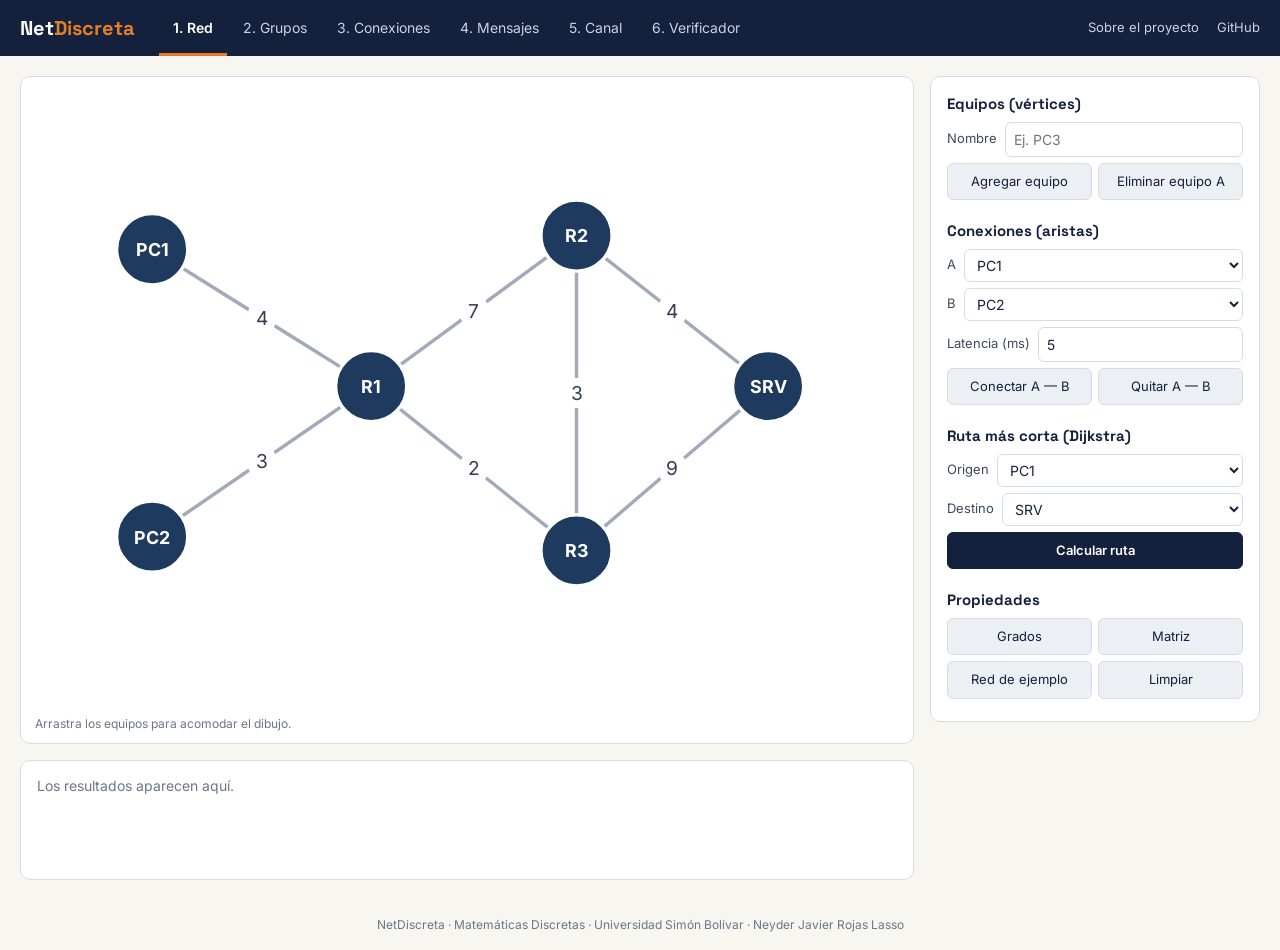
<file: docs/index.html>
<!DOCTYPE html>
<html lang="es">
<head>
<meta charset="UTF-8">
<meta name="viewport" content="width=device-width, initial-scale=1">
<title>NetDiscreta · Simulador</title>
<meta name="description" content="NetDiscreta: simulador de envío de mensajes en una red con Matemáticas Discretas. Funciona en el navegador.">
<link rel="preconnect" href="https://fonts.googleapis.com">
<link rel="preconnect" href="https://fonts.gstatic.com" crossorigin>
<link rel="stylesheet" href="https://fonts.googleapis.com/css2?family=Space+Grotesk:wght@500;700&family=Inter:wght@400;600&family=JetBrains+Mono:wght@400;600&display=swap">
<link rel="stylesheet" href="css/app.css">
<link rel="icon" href="data:image/svg+xml,%3Csvg xmlns=%22http://www.w3.org/2000/svg%22 viewBox=%220 0 32 32%22%3E%3Crect width=%2232%22 height=%2232%22 rx=%226%22 fill=%22%2314213D%22/%3E%3Ccircle cx=%229%22 cy=%2222%22 r=%224%22 fill=%22%23E67E22%22/%3E%3Ccircle cx=%2223%22 cy=%229%22 r=%224%22 fill=%22%23E67E22%22/%3E%3Cpath d=%22M9 22L23 9%22 stroke=%22%23F7F6F1%22 stroke-width=%222.5%22/%3E%3C/svg%3E">
</head>
<body>

<header class="barra">
  <a class="logo" href="index.html">Net<span>Discreta</span></a>
  <nav class="pestanas" role="tablist" aria-label="Módulos">
    <button role="tab" data-tab="red" aria-selected="true">1. Red</button>
    <button role="tab" data-tab="grupos">2. Grupos</button>
    <button role="tab" data-tab="conexiones">3. Conexiones</button>
    <button role="tab" data-tab="mensajes">4. Mensajes</button>
    <button role="tab" data-tab="canal">5. Canal</button>
    <button role="tab" data-tab="verificador">6. Verificador</button>
  </nav>
  <div class="enlaces">
    <a href="proyecto.html">Sobre el proyecto</a>
    <a href="https://github.com/NeyderJavier/NetDiscreta">GitHub</a>
  </div>
</header>

<main>

<!-- ================= 1. RED ================= -->
<section class="panel" id="tab-red" role="tabpanel">
  <div class="lienzo"><svg id="svg-red" viewBox="0 0 640 460" role="img" aria-label="Grafo de la red"></svg><p class="ayuda-lienzo">Arrastra los equipos para acomodar el dibujo.</p></div>
  <aside class="controles">
    <h3>Equipos (vértices)</h3>
    <label>Nombre <input id="red-nombre" maxlength="12" placeholder="Ej. PC3"></label>
    <div class="fila2"><button id="red-agregar">Agregar equipo</button><button id="red-eliminar">Eliminar equipo A</button></div>
    <h3>Conexiones (aristas)</h3>
    <label>A <select id="red-a"></select></label>
    <label>B <select id="red-b"></select></label>
    <label>Latencia (ms) <input id="red-peso" type="number" min="1" max="999" value="5"></label>
    <div class="fila2"><button id="red-conectar">Conectar A — B</button><button id="red-quitar">Quitar A — B</button></div>
    <h3>Ruta más corta (Dijkstra)</h3>
    <label>Origen <select id="red-origen"></select></label>
    <label>Destino <select id="red-destino"></select></label>
    <button id="red-ruta" class="principal">Calcular ruta</button>
    <h3>Propiedades</h3>
    <div class="fila2"><button id="red-grados">Grados</button><button id="red-matriz">Matriz</button></div>
    <div class="fila2"><button id="red-ejemplo">Red de ejemplo</button><button id="red-limpiar">Limpiar</button></div>
  </aside>
  <div class="salida" id="salida-red" aria-live="polite"></div>
</section>

<!-- ================= 2. GRUPOS ================= -->
<section class="panel" id="tab-grupos" role="tabpanel" hidden>
  <div class="lienzo"><svg id="svg-grupos" viewBox="0 0 600 400" role="img" aria-label="Diagrama de Venn"></svg></div>
  <aside class="controles">
    <h3>Crear o editar grupo</h3>
    <label>Nombre <input id="gr-nombre" maxlength="14" placeholder="Ej. Servidores"></label>
    <p class="mini">Elementos (marca los equipos):</p>
    <div class="checks" id="gr-elementos"></div>
    <div class="fila2"><button id="gr-guardar">Guardar grupo</button><button id="gr-eliminar">Eliminar grupo</button></div>
    <p class="mini">Grupos creados (clic para editar):</p>
    <ul class="lista-grupos" id="gr-lista"></ul>
    <h3>Operación entre conjuntos</h3>
    <label>A <select id="gr-a"></select></label>
    <label>B <select id="gr-b"></select></label>
    <label>Operación <select id="gr-op"></select></label>
    <button id="gr-ejemplo">Grupos de ejemplo</button>
  </aside>
  <div class="salida" id="salida-grupos" aria-live="polite"></div>
</section>

<!-- ================= 3. CONEXIONES ================= -->
<section class="panel" id="tab-conexiones" role="tabpanel" hidden>
  <div class="lienzo"><svg id="svg-conexiones" viewBox="0 0 600 420" role="img" aria-label="Producto cartesiano en el plano"></svg></div>
  <aside class="controles">
    <h3>Producto cartesiano A × B</h3>
    <label>A <select id="cx-a"></select></label>
    <label>B <select id="cx-b"></select></label>
    <div class="fila2"><button id="cx-generar" class="principal">Generar A × B</button><button id="cx-invertir">Ver B × A</button></div>
    <h3>Pares ordenados</h3>
    <div class="tabla-pares" id="cx-tabla"></div>
  </aside>
  <div class="salida" id="salida-conexiones" aria-live="polite"></div>
</section>

<!-- ================= 4. MENSAJES ================= -->
<section class="panel sin-lienzo" id="tab-mensajes" role="tabpanel" hidden>
  <aside class="controles">
    <h3>Alfabeto y mensaje</h3>
    <label>Alfabeto Σ <input id="ms-alfabeto" value="0, 1"></label>
    <label>Mensaje w <input id="ms-w" value="1011001"></label>
    <label>Otra cadena v <input id="ms-v" value="01"></label>
    <label>Potencia n <input id="ms-pot" type="number" min="0" max="6" value="2"></label>
    <button id="ms-analizar" class="principal">Analizar w</button>
    <h3>Validar contra un lenguaje L</h3>
    <label>Lenguaje
      <select id="ms-lenguaje">
        <option value="longitud">Longitud fija</option>
        <option value="paridad">Paridad par</option>
        <option value="cabecera">Cabecera y cola</option>
        <option value="palindromo">Palíndromos</option>
      </select>
    </label>
    <div id="ms-param-longitud"><label>n = <input id="ms-long" type="number" min="0" max="64" value="8"></label></div>
    <div id="ms-param-cabecera" hidden><div class="fila2"><label>Empieza con <input id="ms-cab" value="10"></label><label>Termina con <input id="ms-cola" value="01"></label></div></div>
    <div class="fila2"><button id="ms-validar">Validar w ∈ L</button><button id="ms-usar">Usar como mensaje</button></div>
    <p class="veredicto" id="ms-veredicto" hidden></p>
    <h3>Generar Σⁿ</h3>
    <label>n = <input id="ms-n" type="number" min="0" max="12" value="3"></label>
    <label class="check"><input type="checkbox" id="ms-solo-l"> Solo las que pertenecen a L</label>
    <button id="ms-sigma">Generar Σⁿ</button>
  </aside>
  <div class="salida grande" id="salida-mensajes" aria-live="polite"></div>
</section>

<!-- ================= 5. CANAL ================= -->
<section class="panel" id="tab-canal" role="tabpanel" hidden>
  <div class="lienzo"><svg id="svg-canal" viewBox="0 0 640 300" role="img" aria-label="Distribución binomial"></svg></div>
  <aside class="controles">
    <h3>Canal</h3>
    <p class="mini" id="cn-trama"></p>
    <label>n (bits) <input id="cn-n" type="number" min="1" max="60" value="8"></label>
    <label>p (error por bit) <input id="cn-p" type="number" min="0" max="1" step="0.01" value="0.05"></label>
    <button id="cn-usar-trama">n = tamaño de la trama</button>
    <h3>Evento</h3>
    <label>Evento <select id="cn-evento"></select></label>
    <label>k = <input id="cn-k" type="number" min="0" max="60" value="1"></label>
    <button id="cn-omega">Ver espacio muestral Ω</button>
    <h3>Simulación</h3>
    <label>N envíos <input id="cn-envios" type="number" min="10" max="1000000" step="100" value="1000"></label>
    <button id="cn-simular">Simular N envíos</button>
    <h3>Enviar el mensaje</h3>
    <button id="cn-enviar" class="principal">Enviar trama una vez</button>
  </aside>
  <div class="salida" id="salida-canal" aria-live="polite"></div>
</section>

<!-- ================= 6. VERIFICADOR ================= -->
<section class="panel" id="tab-verificador" role="tabpanel" hidden>
  <div class="lienzo"><svg id="svg-verificador" viewBox="0 0 640 320" role="img" aria-label="Circuito de paridad"></svg></div>
  <aside class="controles">
    <h3>Bit de paridad (XOR)</h3>
    <label>Mensaje w <input id="vf-mensaje"></label>
    <button id="vf-paridad">Calcular P</button>
    <label>Recibida r <input id="vf-recibida"></label>
    <div class="fila2"><button id="vf-traer">Traer del Canal</button><button id="vf-verificar" class="principal">Verificar r</button></div>
    <p class="veredicto" id="vf-resultado" hidden></p>
    <div class="radios">Circuito:
      <label class="check"><input type="radio" name="vf-modo" value="emisor" checked> Emisor (P)</label>
      <label class="check"><input type="radio" name="vf-modo" value="receptor"> Receptor (S)</label>
    </div>
    <h3>Álgebra de Boole</h3>
    <label>Ejemplo <select id="vf-ley"></select></label>
    <label>Expresión 1 <input id="vf-e1"></label>
    <label>Expresión 2 <input id="vf-e2"></label>
    <div class="fila2"><button id="vf-tabla">Tabla de verdad</button><button id="vf-equiv">¿Equivalentes?</button></div>
    <p class="mini">Operadores: A' (NOT) · AB o A·B (AND) · A+B (OR) · A⊕B o A^B (XOR) · paréntesis</p>
  </aside>
  <div class="salida" id="salida-verificador" aria-live="polite"></div>
</section>

</main>

<div class="aviso" id="aviso" role="alert" hidden></div>

<footer class="pie">NetDiscreta · Matemáticas Discretas · Universidad Simón Bolívar · Neyder Javier Rojas Lasso</footer>

<script type="module" src="js/app.js"></script>
</body>
</html>
</file>
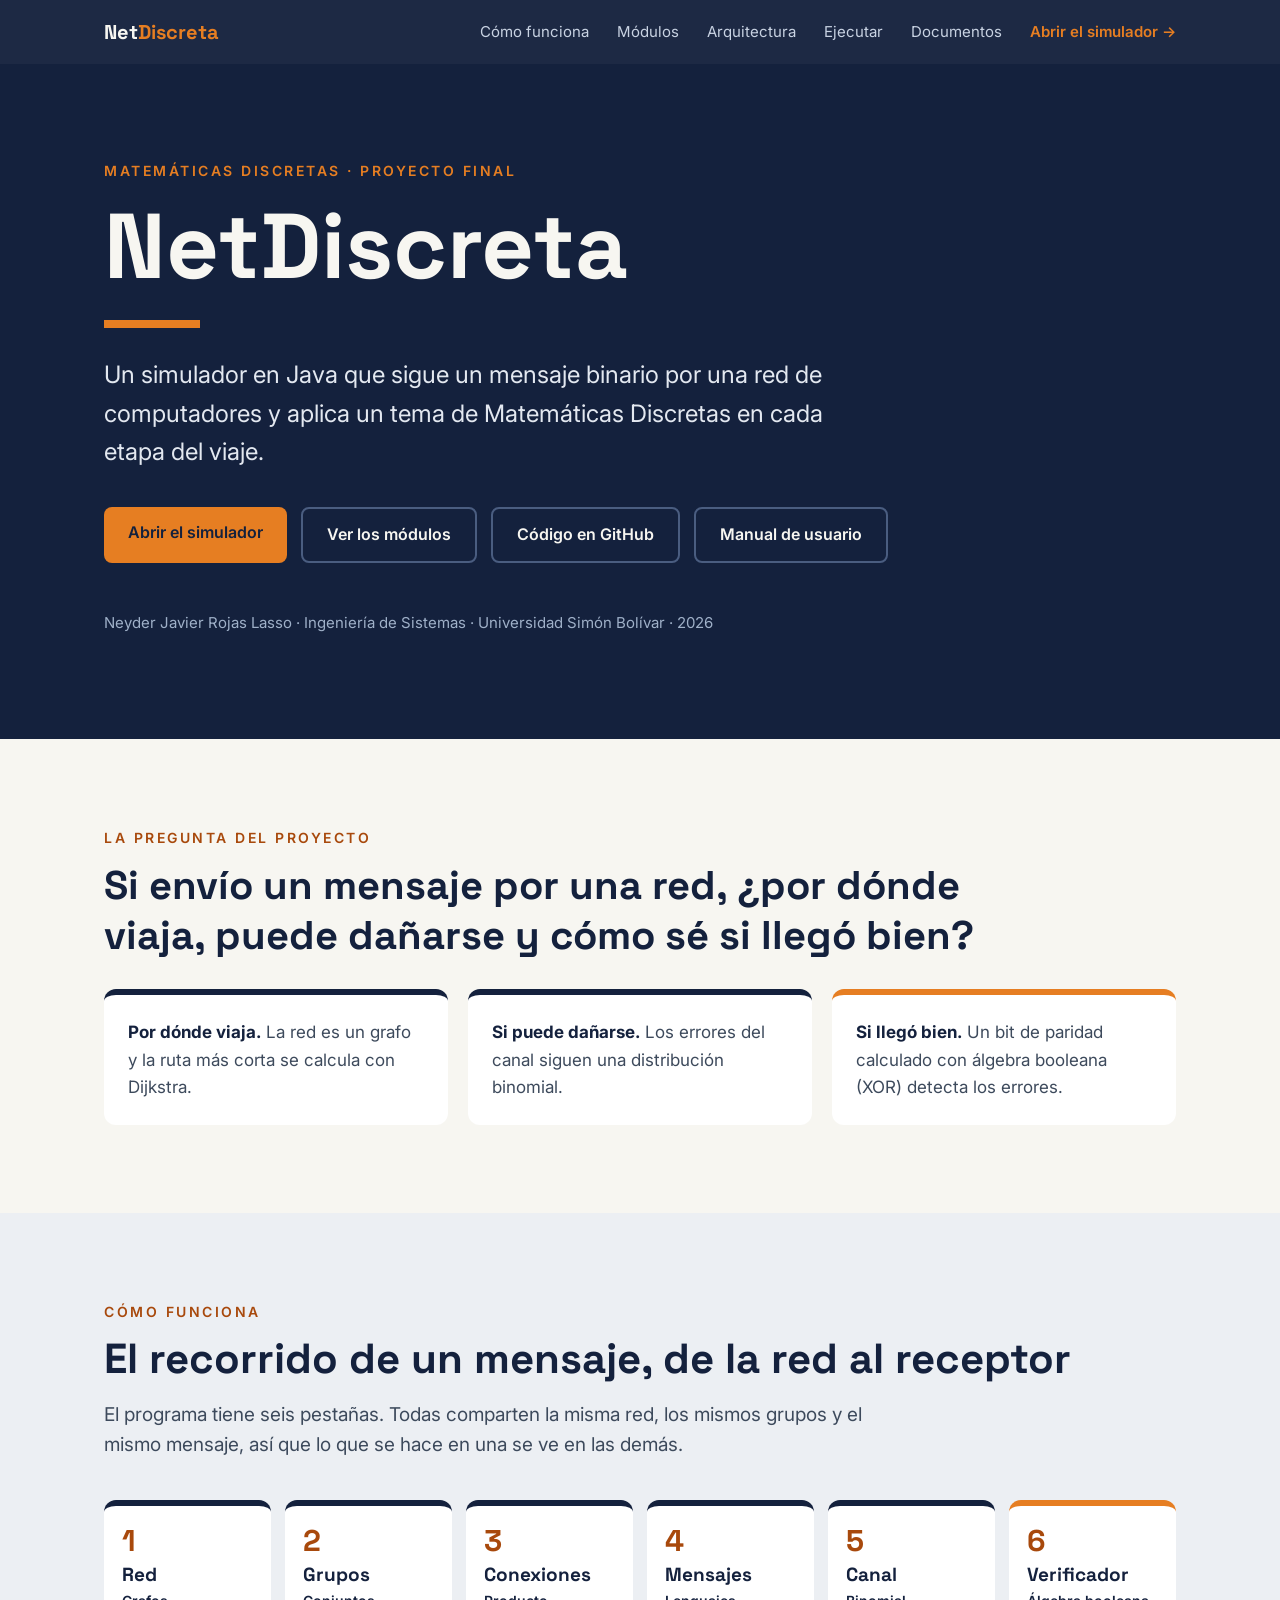
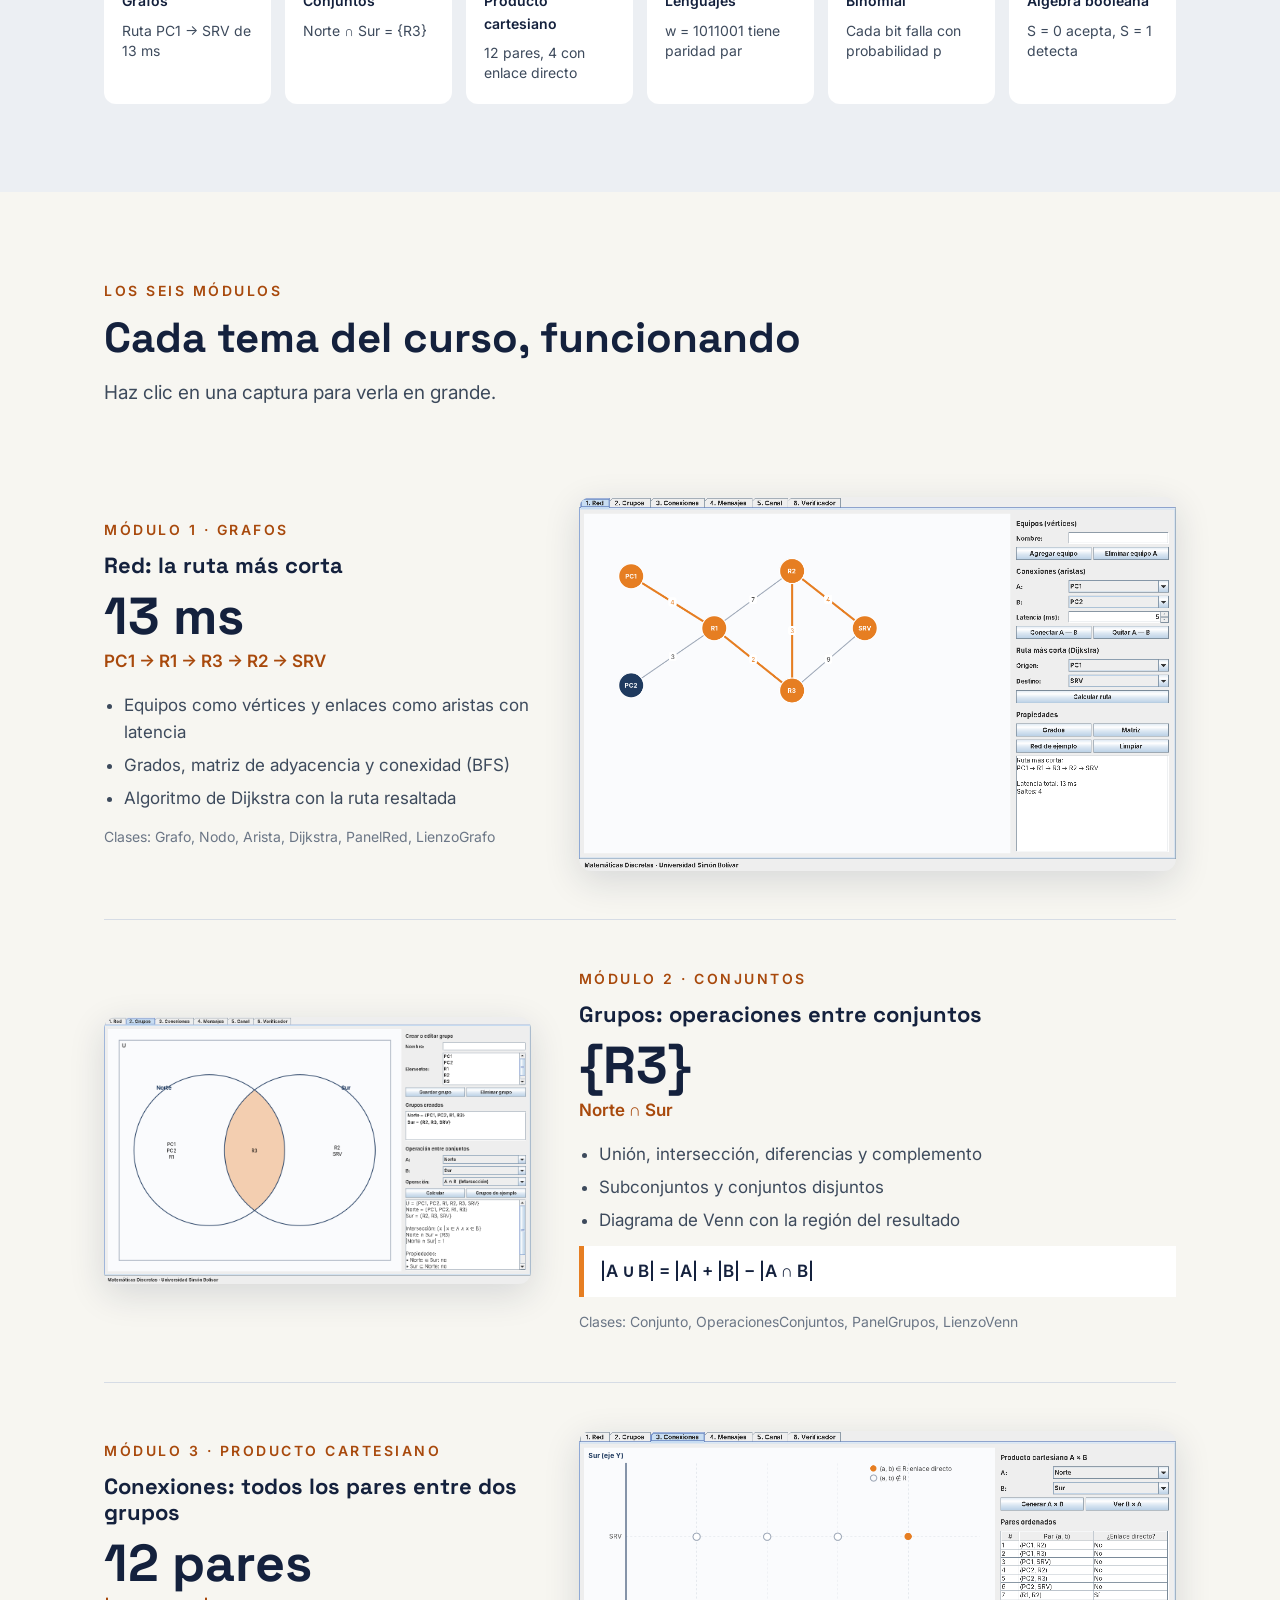
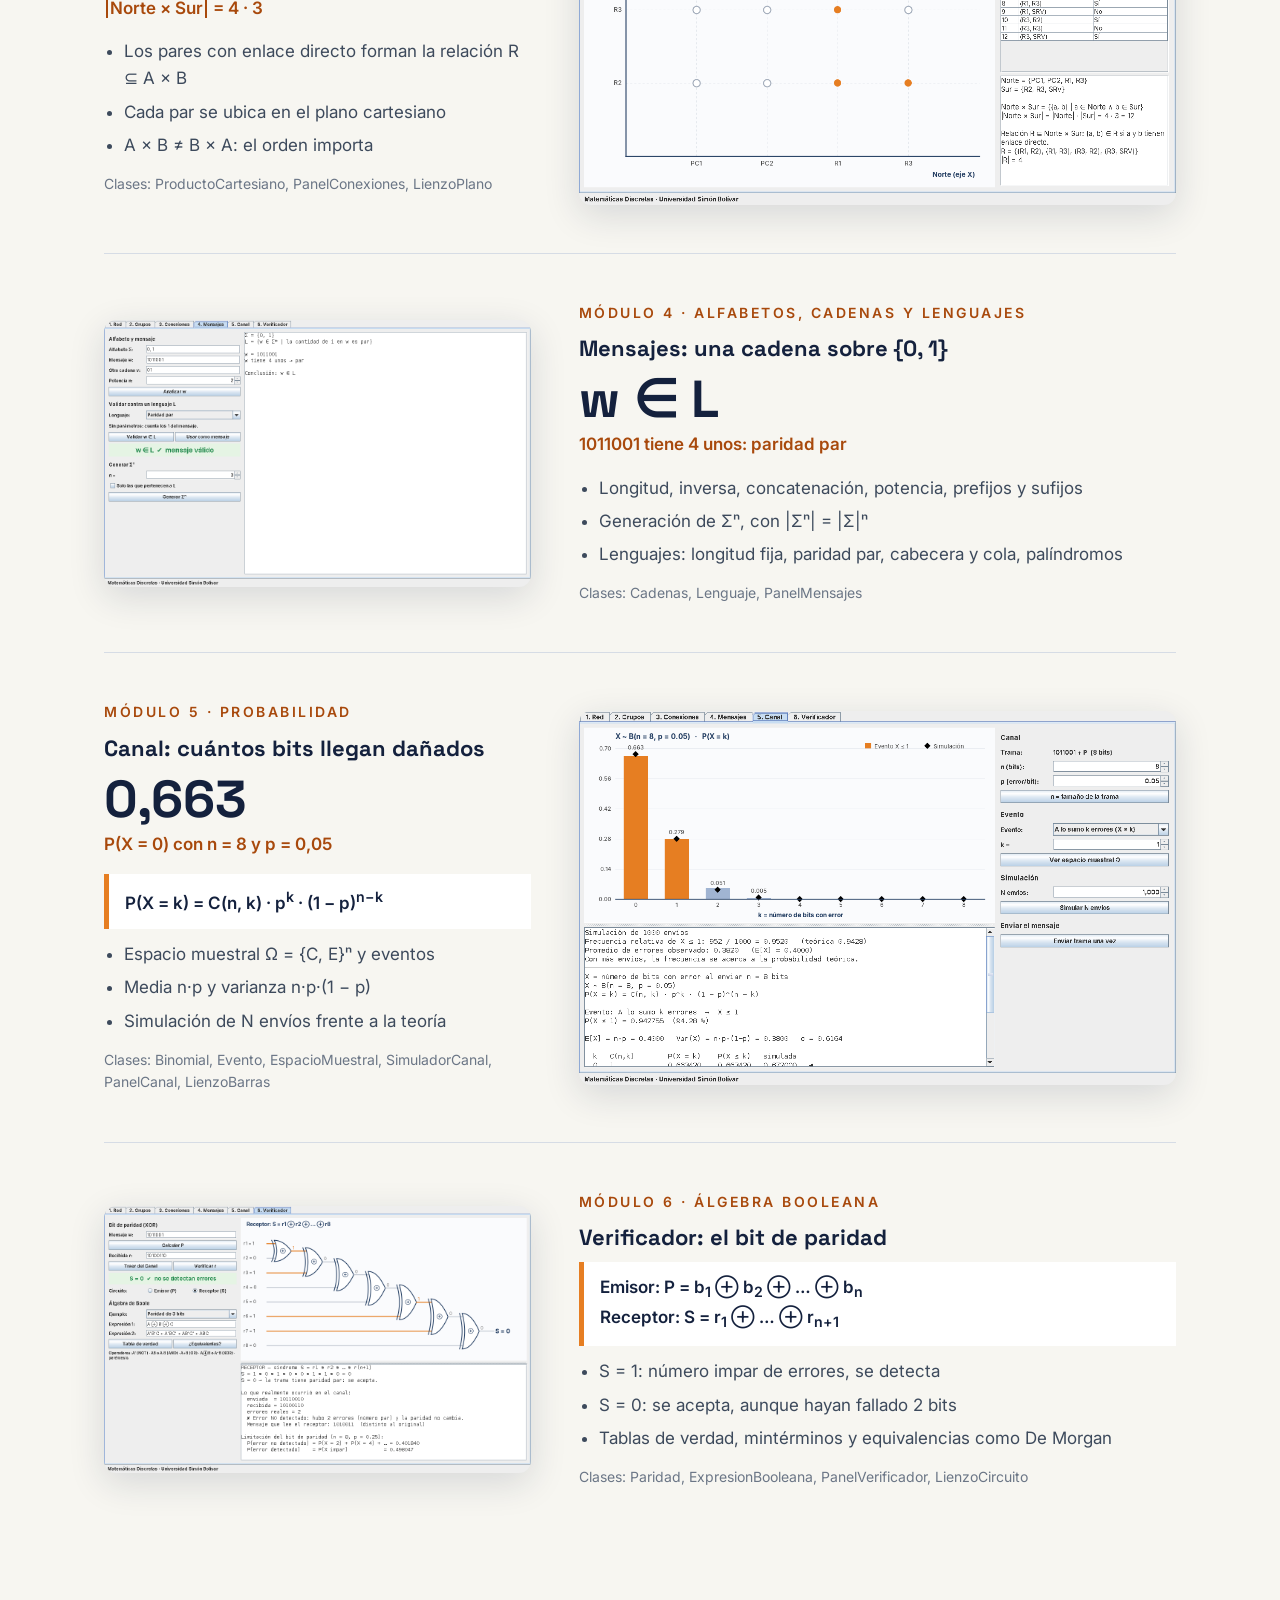
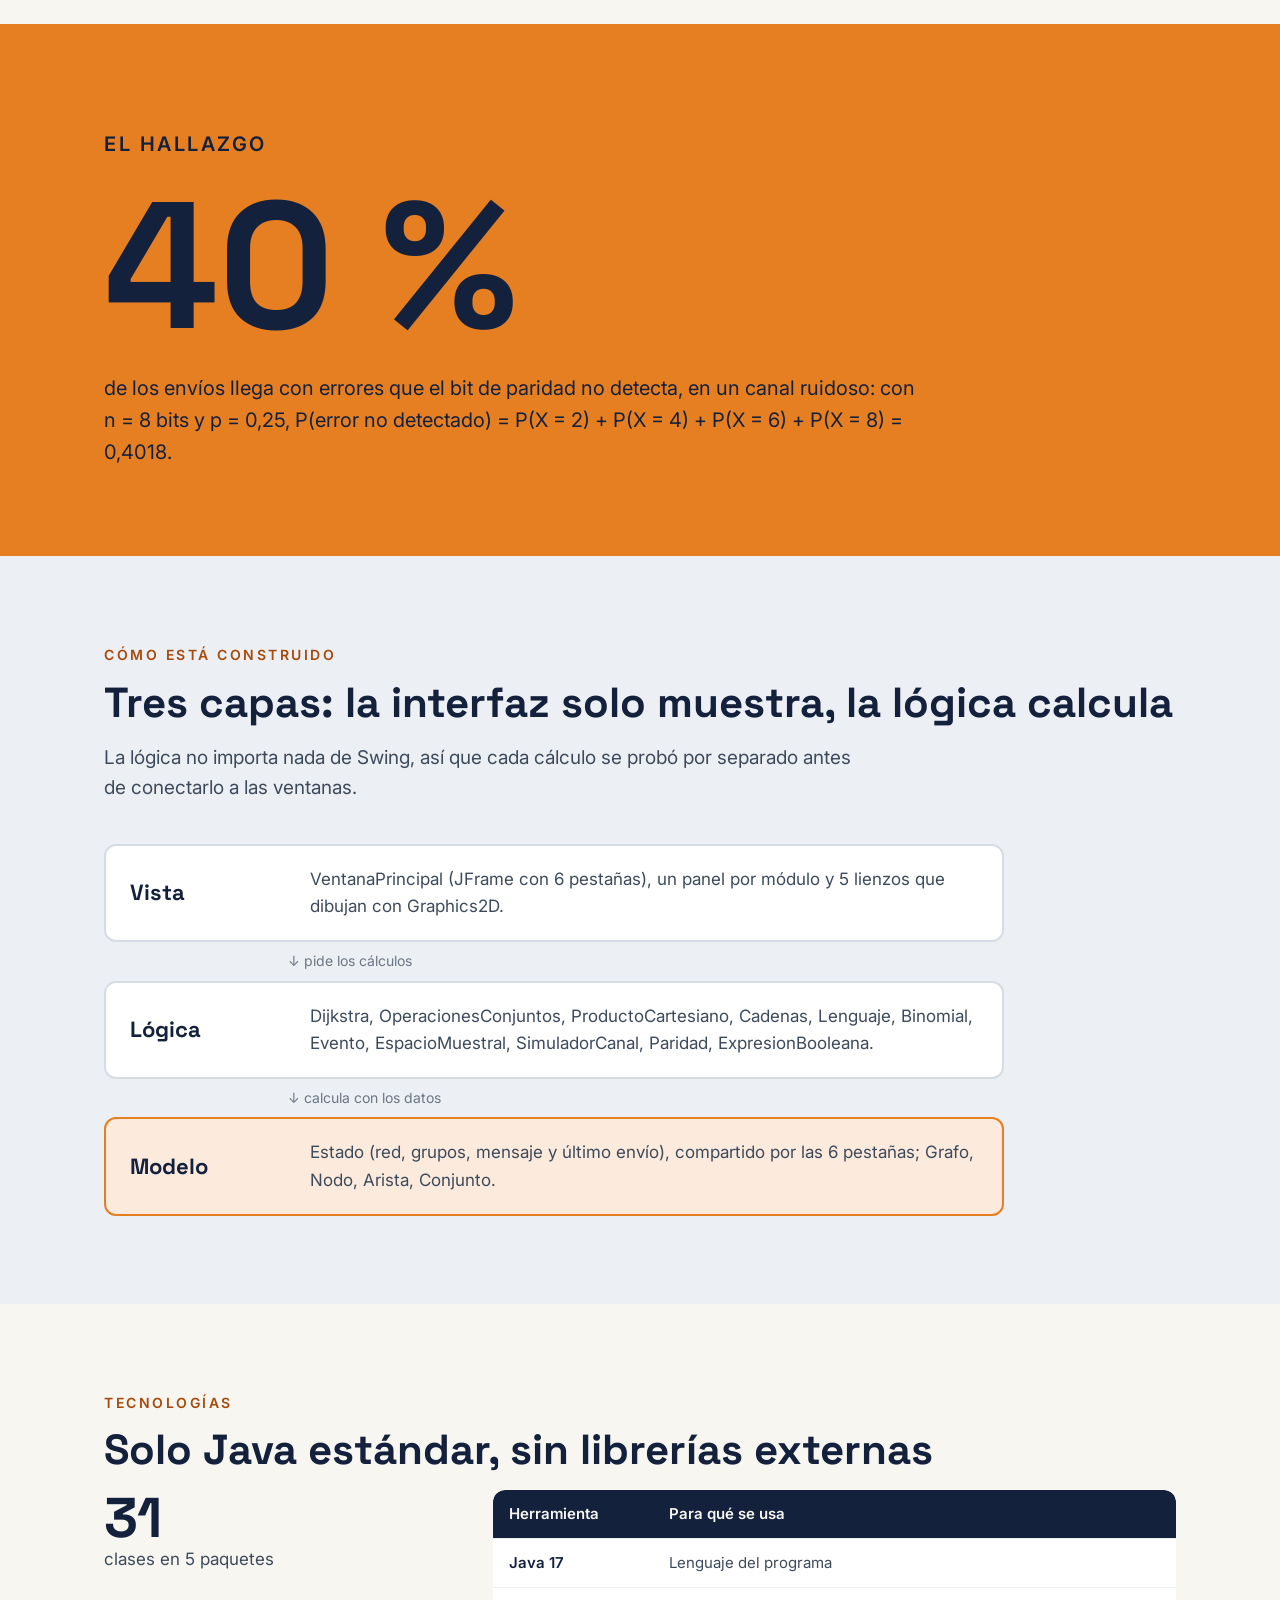
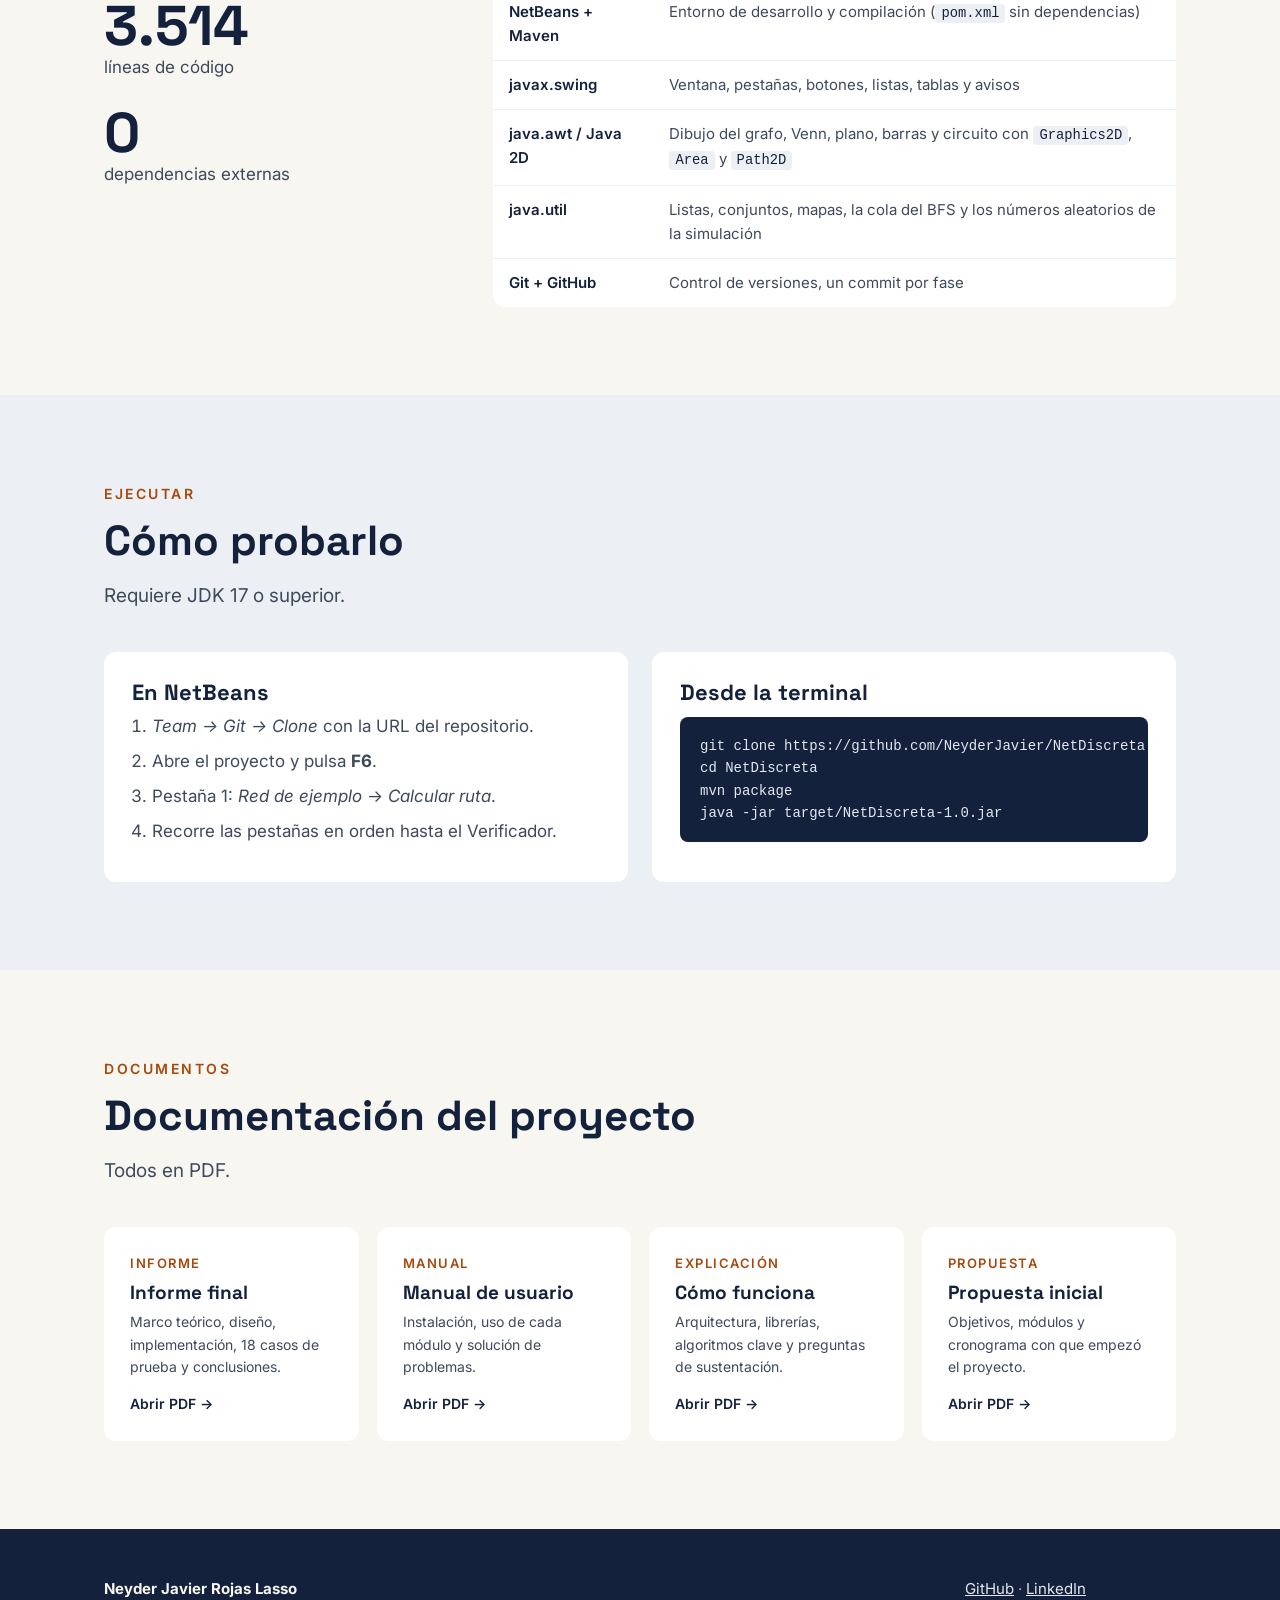
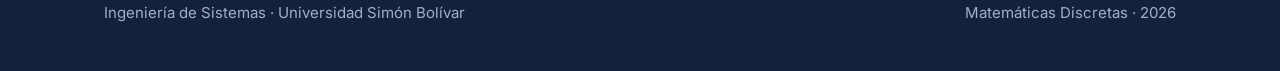
<file: docs/proyecto.html>
<!DOCTYPE html>
<html lang="es">
<head>
<meta charset="UTF-8">
<meta name="viewport" content="width=device-width, initial-scale=1">
<title>NetDiscreta · Simulador de envío de mensajes en una red</title>
<meta name="description" content="NetDiscreta: simulador en Java que sigue un mensaje por una red y aplica un tema de Matemáticas Discretas en cada etapa.">
<link rel="preconnect" href="https://fonts.googleapis.com">
<link rel="preconnect" href="https://fonts.gstatic.com" crossorigin>
<link rel="stylesheet" href="https://fonts.googleapis.com/css2?family=Space+Grotesk:wght@500;700&family=Inter:wght@400;600&display=swap">
<style>
  :root {
    --navy: #14213D;
    --navy-2: #1F3A5F;
    --paper: #F7F6F1;
    --paper-2: #ECEFF3;
    --naranja: #E67E22;
    --naranja-texto: #A8490C;
    --texto: #3D4A5C;
    --suave: #6B7686;
    --borde: #D6DCE5;
    --ancho: 1120px;
  }
  * { box-sizing: border-box; margin: 0; padding: 0; }
  html { scroll-behavior: smooth; }
  body { font-family: 'Inter', Arial, sans-serif; color: var(--texto); background: var(--paper); line-height: 1.6; font-size: 17px; }
  h1, h2, h3 { font-family: 'Space Grotesk', Arial, sans-serif; color: var(--navy); line-height: 1.15; }
  h2 { font-size: clamp(28px, 4vw, 42px); margin-bottom: 16px; }
  h3 { font-size: 22px; margin-bottom: 8px; }
  a { color: var(--naranja-texto); }
  img { max-width: 100%; display: block; }
  code { font-family: 'JetBrains Mono', Consolas, monospace; font-size: 0.92em; background: var(--paper-2); padding: 2px 6px; border-radius: 4px; color: var(--navy); }
  .contenedor { max-width: var(--ancho); margin: 0 auto; padding: 0 24px; }
  section { padding: 88px 0; }
  .eyebrow { font-size: 14px; font-weight: 600; letter-spacing: 2.5px; text-transform: uppercase; color: var(--naranja-texto); margin-bottom: 12px; }
  .intro { font-size: 19px; max-width: 760px; margin-bottom: 40px; }

  /* ---- Navegación ---- */
  nav { position: sticky; top: 0; z-index: 10; background: rgba(20, 33, 61, 0.96); backdrop-filter: blur(6px); }
  nav .contenedor { display: flex; align-items: center; justify-content: space-between; height: 64px; }
  .logo { font-family: 'Space Grotesk', Arial, sans-serif; font-weight: 700; font-size: 20px; color: var(--paper); text-decoration: none; }
  .logo span { color: var(--naranja); }
  nav ul { list-style: none; display: flex; gap: 28px; }
  nav ul a { color: #C9D3E3; text-decoration: none; font-size: 15px; }
  nav ul a:hover { color: #FFFFFF; }

  /* ---- Portada ---- */
  .hero { background: var(--navy); color: #C9D3E3; padding: 96px 0 104px; }
  .hero h1 { color: var(--paper); font-size: clamp(48px, 8vw, 92px); margin-bottom: 20px; }
  .hero .barra { width: 96px; height: 8px; background: var(--naranja); margin-bottom: 28px; }
  .hero p.lema { font-size: clamp(19px, 2.4vw, 24px); max-width: 760px; color: #E3E8F0; margin-bottom: 36px; }
  .botones { display: flex; flex-wrap: wrap; gap: 14px; }
  .boton { display: inline-block; padding: 13px 24px; border-radius: 8px; font-weight: 600; text-decoration: none; font-size: 16px; }
  .boton.principal { background: var(--naranja); color: var(--navy); }
  .boton.principal:hover { background: #F0913A; }
  .boton.secundario { border: 2px solid #4A5D80; color: var(--paper); }
  .boton.secundario:hover { border-color: var(--paper); }
  .hero .meta { margin-top: 48px; font-size: 15px; color: #9FB0C8; }

  /* ---- Pregunta ---- */
  .pregunta { font-family: 'Space Grotesk', Arial, sans-serif; font-size: clamp(26px, 3.6vw, 40px); color: var(--navy); line-height: 1.25; max-width: 900px; margin-bottom: 28px; font-weight: 700; }
  .respuestas { display: grid; grid-template-columns: repeat(3, 1fr); gap: 20px; }
  .respuesta { background: #FFFFFF; border-radius: 12px; padding: 24px; border-top: 6px solid var(--navy); }
  .respuesta.acento { border-top-color: var(--naranja); }
  .respuesta b { color: var(--navy); }

  /* ---- Recorrido ---- */
  .fondo-alterno { background: var(--paper-2); }
  .pasos { list-style: none; display: grid; grid-template-columns: repeat(6, 1fr); gap: 14px; counter-reset: paso; }
  .pasos li { background: #FFFFFF; border-radius: 12px; padding: 20px 18px; border-top: 6px solid var(--navy); }
  .pasos li:last-child { border-top-color: var(--naranja); }
  .pasos .n { font-family: 'Space Grotesk', Arial, sans-serif; font-size: 30px; font-weight: 700; color: var(--naranja-texto); line-height: 1; margin-bottom: 8px; }
  .pasos h3 { font-size: 19px; margin-bottom: 4px; }
  .pasos .tema { font-size: 14px; font-weight: 600; color: var(--navy); margin-bottom: 8px; }
  .pasos .que { font-size: 14px; line-height: 1.45; }

  /* ---- Módulos ---- */
  .modulo { display: grid; grid-template-columns: 5fr 7fr; gap: 48px; align-items: center; padding: 48px 0; border-bottom: 1px solid var(--borde); }
  .modulo:last-child { border-bottom: none; }
  .modulo.invertido .modulo-texto { order: 2; }
  .modulo .dato { font-family: 'Space Grotesk', Arial, sans-serif; font-size: 52px; font-weight: 700; color: var(--navy); line-height: 1; margin: 12px 0 6px; }
  .modulo .dato-label { font-weight: 600; color: var(--naranja-texto); margin-bottom: 16px; }
  .modulo ul { padding-left: 20px; }
  .modulo li { margin-bottom: 6px; }
  .modulo .clases { font-size: 14px; color: var(--suave); margin-top: 14px; }
  .formula { background: #FFFFFF; border-left: 5px solid var(--naranja); padding: 12px 16px; color: var(--navy); font-weight: 600; margin: 12px 0; }
  .captura { border-radius: 12px; background: #FFFFFF; box-shadow: 0 10px 36px rgba(20, 33, 61, 0.14); cursor: zoom-in; }

  /* ---- Hallazgo ---- */
  .hallazgo { background: var(--naranja); color: var(--navy); }
  .hallazgo .eyebrow { color: var(--navy); }
  .hallazgo .grande { font-family: 'Space Grotesk', Arial, sans-serif; font-size: clamp(88px, 16vw, 180px); font-weight: 700; line-height: 1; }
  .hallazgo p { font-size: 20px; max-width: 820px; margin-top: 16px; }

  /* ---- Arquitectura ---- */
  .modulo > *, .tec > *, .instalar > * { min-width: 0; }
  .tabla-envoltura { overflow-x: auto; border-radius: 12px; }
  .capas { display: flex; flex-direction: column; align-items: stretch; max-width: 900px; }
  .capa { background: #FFFFFF; border: 2px solid var(--borde); border-radius: 12px; padding: 20px 24px; display: grid; grid-template-columns: 160px 1fr; gap: 20px; align-items: center; }
  .capa h3 { margin: 0; }
  .capa.modelo { background: #FCEBDD; border-color: var(--naranja); }
  .flecha { color: var(--suave); font-size: 14px; padding: 8px 0 8px 184px; }

  /* ---- Tecnologías ---- */
  .tec { display: grid; grid-template-columns: 1fr 2fr; gap: 48px; align-items: start; }
  .cifra { margin-bottom: 24px; }
  .cifra .n { font-family: 'Space Grotesk', Arial, sans-serif; font-size: 56px; font-weight: 700; color: var(--navy); line-height: 1; }
  table { width: 100%; border-collapse: collapse; background: #FFFFFF; border-radius: 12px; overflow: hidden; font-size: 15px; }
  th { background: var(--navy); color: var(--paper); text-align: left; padding: 12px 16px; font-weight: 600; }
  td { padding: 12px 16px; border-top: 1px solid var(--paper-2); vertical-align: top; }
  td:first-child { font-weight: 600; color: var(--navy); }

  /* ---- Ejecutar ---- */
  .instalar { display: grid; grid-template-columns: 1fr 1fr; gap: 24px; }
  .tarjeta { background: #FFFFFF; border-radius: 12px; padding: 28px; }
  .tarjeta ol { padding-left: 20px; }
  .tarjeta li { margin-bottom: 8px; }
  pre { background: var(--navy); color: #E3E8F0; padding: 18px 20px; border-radius: 8px; overflow-x: auto; font-family: 'JetBrains Mono', Consolas, monospace; font-size: 14px; line-height: 1.6; margin-top: 12px; }

  /* ---- Documentos ---- */
  .docs { display: grid; grid-template-columns: repeat(4, 1fr); gap: 18px; }
  .doc { background: #FFFFFF; border-radius: 12px; padding: 24px; text-decoration: none; color: var(--texto); border: 2px solid transparent; transition: border-color 0.2s, transform 0.2s; display: flex; flex-direction: column; }
  .doc:hover { border-color: var(--naranja); transform: translateY(-3px); }
  .doc .tipo { font-size: 13px; font-weight: 600; color: var(--naranja-texto); letter-spacing: 1.5px; margin-bottom: 8px; }
  .doc h3 { font-size: 19px; }
  .doc p { font-size: 14px; flex: 1; }
  .doc .descargar { margin-top: 14px; font-weight: 600; color: var(--navy); font-size: 14px; }

  /* ---- Pie ---- */
  footer { background: var(--navy); color: #9FB0C8; padding: 48px 0; font-size: 15px; }
  footer .contenedor { display: flex; justify-content: space-between; flex-wrap: wrap; gap: 20px; }
  footer b { color: var(--paper); }
  footer a { color: #E3E8F0; }

  /* ---- Visor de imágenes ---- */
  .visor { position: fixed; inset: 0; background: rgba(20, 33, 61, 0.92); display: none; align-items: center; justify-content: center; padding: 32px; z-index: 20; cursor: zoom-out; }
  .visor.abierto { display: flex; }
  .visor img { max-height: 90vh; border-radius: 10px; }

  /* ---- Pantallas pequeñas ---- */
  @media (max-width: 900px) {
    nav ul { display: none; }
    .respuestas, .instalar { grid-template-columns: 1fr; }
    .pasos { grid-template-columns: repeat(2, 1fr); }
    .modulo, .tec { grid-template-columns: 1fr; gap: 24px; }
    .modulo.invertido .modulo-texto { order: 0; }
    .docs { grid-template-columns: repeat(2, 1fr); }
    .capa { grid-template-columns: 1fr; gap: 6px; }
    .flecha { padding-left: 24px; }
  }
  @media (max-width: 520px) {
    .docs, .pasos { grid-template-columns: 1fr; }
    section { padding: 64px 0; }
  }
</style>
</head>
<body>

<nav>
  <div class="contenedor">
    <a class="logo" href="#inicio">Net<span>Discreta</span></a>
    <ul>
      <li><a href="#como-funciona">Cómo funciona</a></li>
      <li><a href="#modulos">Módulos</a></li>
      <li><a href="#arquitectura">Arquitectura</a></li>
      <li><a href="#ejecutar">Ejecutar</a></li>
      <li><a href="#documentos">Documentos</a></li>
      <li><a href="index.html" style="color:#E67E22;font-weight:600">Abrir el simulador →</a></li>
    </ul>
  </div>
</nav>

<header class="hero" id="inicio">
  <div class="contenedor">
    <p class="eyebrow" style="color: var(--naranja);">Matemáticas Discretas · Proyecto final</p>
    <h1>NetDiscreta</h1>
    <div class="barra"></div>
    <p class="lema">Un simulador en Java que sigue un mensaje binario por una red de computadores y aplica un tema de Matemáticas Discretas en cada etapa del viaje.</p>
    <div class="botones">
      <a class="boton principal" href="index.html">Abrir el simulador</a>
      <a class="boton secundario" href="#modulos">Ver los módulos</a>
      <a class="boton secundario" href="https://github.com/NeyderJavier/NetDiscreta">Código en GitHub</a>
      <a class="boton secundario" href="Manual_de_Usuario_NetDiscreta.pdf">Manual de usuario</a>
    </div>
    <p class="meta">Neyder Javier Rojas Lasso · Ingeniería de Sistemas · Universidad Simón Bolívar · 2026</p>
  </div>
</header>

<section id="pregunta">
  <div class="contenedor">
    <p class="eyebrow">La pregunta del proyecto</p>
    <p class="pregunta">Si envío un mensaje por una red, ¿por dónde viaja, puede dañarse y cómo sé si llegó bien?</p>
    <div class="respuestas">
      <div class="respuesta"><b>Por dónde viaja.</b> La red es un grafo y la ruta más corta se calcula con Dijkstra.</div>
      <div class="respuesta"><b>Si puede dañarse.</b> Los errores del canal siguen una distribución binomial.</div>
      <div class="respuesta acento"><b>Si llegó bien.</b> Un bit de paridad calculado con álgebra booleana (XOR) detecta los errores.</div>
    </div>
  </div>
</section>

<section id="como-funciona" class="fondo-alterno">
  <div class="contenedor">
    <p class="eyebrow">Cómo funciona</p>
    <h2>El recorrido de un mensaje, de la red al receptor</h2>
    <p class="intro">El programa tiene seis pestañas. Todas comparten la misma red, los mismos grupos y el mismo mensaje, así que lo que se hace en una se ve en las demás.</p>
    <ol class="pasos">
      <li><p class="n">1</p><h3>Red</h3><p class="tema">Grafos</p><p class="que">Ruta PC1 → SRV de 13 ms</p></li>
      <li><p class="n">2</p><h3>Grupos</h3><p class="tema">Conjuntos</p><p class="que">Norte ∩ Sur = {R3}</p></li>
      <li><p class="n">3</p><h3>Conexiones</h3><p class="tema">Producto cartesiano</p><p class="que">12 pares, 4 con enlace directo</p></li>
      <li><p class="n">4</p><h3>Mensajes</h3><p class="tema">Lenguajes</p><p class="que">w = 1011001 tiene paridad par</p></li>
      <li><p class="n">5</p><h3>Canal</h3><p class="tema">Binomial</p><p class="que">Cada bit falla con probabilidad p</p></li>
      <li><p class="n">6</p><h3>Verificador</h3><p class="tema">Álgebra booleana</p><p class="que">S = 0 acepta, S = 1 detecta</p></li>
    </ol>
  </div>
</section>

<section id="modulos">
  <div class="contenedor">
    <p class="eyebrow">Los seis módulos</p>
    <h2>Cada tema del curso, funcionando</h2>
    <p class="intro">Haz clic en una captura para verla en grande.</p>

    <article class="modulo">
      <div class="modulo-texto">
        <p class="eyebrow">Módulo 1 · Grafos</p>
        <h3>Red: la ruta más corta</h3>
        <p class="dato">13 ms</p>
        <p class="dato-label">PC1 → R1 → R3 → R2 → SRV</p>
        <ul>
          <li>Equipos como vértices y enlaces como aristas con latencia</li>
          <li>Grados, matriz de adyacencia y conexidad (BFS)</li>
          <li>Algoritmo de Dijkstra con la ruta resaltada</li>
        </ul>
        <p class="clases">Clases: Grafo, Nodo, Arista, Dijkstra, PanelRed, LienzoGrafo</p>
      </div>
      <img class="captura" src="img/modulo-red.png" alt="Módulo Red: grafo de seis equipos con la ruta de PC1 a SRV resaltada en naranja" loading="lazy">
    </article>

    <article class="modulo invertido">
      <div class="modulo-texto">
        <p class="eyebrow">Módulo 2 · Conjuntos</p>
        <h3>Grupos: operaciones entre conjuntos</h3>
        <p class="dato">{R3}</p>
        <p class="dato-label">Norte ∩ Sur</p>
        <ul>
          <li>Unión, intersección, diferencias y complemento</li>
          <li>Subconjuntos y conjuntos disjuntos</li>
          <li>Diagrama de Venn con la región del resultado</li>
        </ul>
        <p class="formula">|A ∪ B| = |A| + |B| − |A ∩ B|</p>
        <p class="clases">Clases: Conjunto, OperacionesConjuntos, PanelGrupos, LienzoVenn</p>
      </div>
      <img class="captura" src="img/modulo-grupos.png" alt="Módulo Grupos: diagrama de Venn de Norte y Sur con la intersección sombreada" loading="lazy">
    </article>

    <article class="modulo">
      <div class="modulo-texto">
        <p class="eyebrow">Módulo 3 · Producto cartesiano</p>
        <h3>Conexiones: todos los pares entre dos grupos</h3>
        <p class="dato">12 pares</p>
        <p class="dato-label">|Norte × Sur| = 4 · 3</p>
        <ul>
          <li>Los pares con enlace directo forman la relación R ⊆ A × B</li>
          <li>Cada par se ubica en el plano cartesiano</li>
          <li>A × B ≠ B × A: el orden importa</li>
        </ul>
        <p class="clases">Clases: ProductoCartesiano, PanelConexiones, LienzoPlano</p>
      </div>
      <img class="captura" src="img/modulo-conexiones.png" alt="Módulo Conexiones: plano cartesiano de Norte por Sur con cuatro pares resaltados" loading="lazy">
    </article>

    <article class="modulo invertido">
      <div class="modulo-texto">
        <p class="eyebrow">Módulo 4 · Alfabetos, cadenas y lenguajes</p>
        <h3>Mensajes: una cadena sobre {0, 1}</h3>
        <p class="dato">w ∈ L</p>
        <p class="dato-label">1011001 tiene 4 unos: paridad par</p>
        <ul>
          <li>Longitud, inversa, concatenación, potencia, prefijos y sufijos</li>
          <li>Generación de Σⁿ, con |Σⁿ| = |Σ|ⁿ</li>
          <li>Lenguajes: longitud fija, paridad par, cabecera y cola, palíndromos</li>
        </ul>
        <p class="clases">Clases: Cadenas, Lenguaje, PanelMensajes</p>
      </div>
      <img class="captura" src="img/modulo-mensajes.png" alt="Módulo Mensajes: el mensaje 1011001 validado contra el lenguaje de paridad par" loading="lazy">
    </article>

    <article class="modulo">
      <div class="modulo-texto">
        <p class="eyebrow">Módulo 5 · Probabilidad</p>
        <h3>Canal: cuántos bits llegan dañados</h3>
        <p class="dato">0,663</p>
        <p class="dato-label">P(X = 0) con n = 8 y p = 0,05</p>
        <p class="formula">P(X = k) = C(n, k) · p<sup>k</sup> · (1 − p)<sup>n−k</sup></p>
        <ul>
          <li>Espacio muestral Ω = {C, E}ⁿ y eventos</li>
          <li>Media n·p y varianza n·p·(1 − p)</li>
          <li>Simulación de N envíos frente a la teoría</li>
        </ul>
        <p class="clases">Clases: Binomial, Evento, EspacioMuestral, SimuladorCanal, PanelCanal, LienzoBarras</p>
      </div>
      <img class="captura" src="img/modulo-canal.png" alt="Módulo Canal: distribución binomial en barras con el evento X menor o igual a 1 en naranja" loading="lazy">
    </article>

    <article class="modulo invertido">
      <div class="modulo-texto">
        <p class="eyebrow">Módulo 6 · Álgebra booleana</p>
        <h3>Verificador: el bit de paridad</h3>
        <p class="formula">Emisor: P = b<sub>1</sub> ⊕ b<sub>2</sub> ⊕ … ⊕ b<sub>n</sub><br>Receptor: S = r<sub>1</sub> ⊕ … ⊕ r<sub>n+1</sub></p>
        <ul>
          <li>S = 1: número impar de errores, se detecta</li>
          <li>S = 0: se acepta, aunque hayan fallado 2 bits</li>
          <li>Tablas de verdad, mintérminos y equivalencias como De Morgan</li>
        </ul>
        <p class="clases">Clases: Paridad, ExpresionBooleana, PanelVerificador, LienzoCircuito</p>
      </div>
      <img class="captura" src="img/modulo-verificador.png" alt="Módulo Verificador: circuito de compuertas XOR con síndrome S igual a 0 y aviso de error no detectado" loading="lazy">
    </article>
  </div>
</section>

<section class="hallazgo">
  <div class="contenedor">
    <p class="eyebrow">El hallazgo</p>
    <p class="grande">40 %</p>
    <p>de los envíos llega con errores que el bit de paridad no detecta, en un canal ruidoso: con n = 8 bits y p = 0,25, P(error no detectado) = P(X = 2) + P(X = 4) + P(X = 6) + P(X = 8) = 0,4018.</p>
  </div>
</section>

<section id="arquitectura" class="fondo-alterno">
  <div class="contenedor">
    <p class="eyebrow">Cómo está construido</p>
    <h2>Tres capas: la interfaz solo muestra, la lógica calcula</h2>
    <p class="intro">La lógica no importa nada de Swing, así que cada cálculo se probó por separado antes de conectarlo a las ventanas.</p>
    <div class="capas">
      <div class="capa"><h3>Vista</h3><p>VentanaPrincipal (JFrame con 6 pestañas), un panel por módulo y 5 lienzos que dibujan con Graphics2D.</p></div>
      <p class="flecha">↓ pide los cálculos</p>
      <div class="capa"><h3>Lógica</h3><p>Dijkstra, OperacionesConjuntos, ProductoCartesiano, Cadenas, Lenguaje, Binomial, Evento, EspacioMuestral, SimuladorCanal, Paridad, ExpresionBooleana.</p></div>
      <p class="flecha">↓ calcula con los datos</p>
      <div class="capa modelo"><h3>Modelo</h3><p>Estado (red, grupos, mensaje y último envío), compartido por las 6 pestañas; Grafo, Nodo, Arista, Conjunto.</p></div>
    </div>
  </div>
</section>

<section id="tecnologias">
  <div class="contenedor">
    <p class="eyebrow">Tecnologías</p>
    <h2>Solo Java estándar, sin librerías externas</h2>
    <div class="tec">
      <div>
        <div class="cifra"><p class="n">31</p><p>clases en 5 paquetes</p></div>
        <div class="cifra"><p class="n">3.514</p><p>líneas de código</p></div>
        <div class="cifra"><p class="n">0</p><p>dependencias externas</p></div>
      </div>
      <div class="tabla-envoltura"><table>
        <tr><th>Herramienta</th><th>Para qué se usa</th></tr>
        <tr><td>Java 17</td><td>Lenguaje del programa</td></tr>
        <tr><td>NetBeans + Maven</td><td>Entorno de desarrollo y compilación (<code>pom.xml</code> sin dependencias)</td></tr>
        <tr><td>javax.swing</td><td>Ventana, pestañas, botones, listas, tablas y avisos</td></tr>
        <tr><td>java.awt / Java 2D</td><td>Dibujo del grafo, Venn, plano, barras y circuito con <code>Graphics2D</code>, <code>Area</code> y <code>Path2D</code></td></tr>
        <tr><td>java.util</td><td>Listas, conjuntos, mapas, la cola del BFS y los números aleatorios de la simulación</td></tr>
        <tr><td>Git + GitHub</td><td>Control de versiones, un commit por fase</td></tr>
      </table></div>
    </div>
  </div>
</section>

<section id="ejecutar" class="fondo-alterno">
  <div class="contenedor">
    <p class="eyebrow">Ejecutar</p>
    <h2>Cómo probarlo</h2>
    <p class="intro">Requiere JDK 17 o superior.</p>
    <div class="instalar">
      <div class="tarjeta">
        <h3>En NetBeans</h3>
        <ol>
          <li><i>Team → Git → Clone</i> con la URL del repositorio.</li>
          <li>Abre el proyecto y pulsa <b>F6</b>.</li>
          <li>Pestaña 1: <i>Red de ejemplo</i> → <i>Calcular ruta</i>.</li>
          <li>Recorre las pestañas en orden hasta el Verificador.</li>
        </ol>
      </div>
      <div class="tarjeta">
        <h3>Desde la terminal</h3>
        <pre>git clone https://github.com/NeyderJavier/NetDiscreta.git
cd NetDiscreta
mvn package
java -jar target/NetDiscreta-1.0.jar</pre>
      </div>
    </div>
  </div>
</section>

<section id="documentos">
  <div class="contenedor">
    <p class="eyebrow">Documentos</p>
    <h2>Documentación del proyecto</h2>
    <p class="intro">Todos en PDF.</p>
    <div class="docs">
      <a class="doc" href="Informe_Final_NetDiscreta.pdf"><p class="tipo">INFORME</p><h3>Informe final</h3><p>Marco teórico, diseño, implementación, 18 casos de prueba y conclusiones.</p><p class="descargar">Abrir PDF →</p></a>
      <a class="doc" href="Manual_de_Usuario_NetDiscreta.pdf"><p class="tipo">MANUAL</p><h3>Manual de usuario</h3><p>Instalación, uso de cada módulo y solución de problemas.</p><p class="descargar">Abrir PDF →</p></a>
      <a class="doc" href="NetDiscreta_Explicacion.pdf"><p class="tipo">EXPLICACIÓN</p><h3>Cómo funciona</h3><p>Arquitectura, librerías, algoritmos clave y preguntas de sustentación.</p><p class="descargar">Abrir PDF →</p></a>
      <a class="doc" href="Propuesta_NetDiscreta.pdf"><p class="tipo">PROPUESTA</p><h3>Propuesta inicial</h3><p>Objetivos, módulos y cronograma con que empezó el proyecto.</p><p class="descargar">Abrir PDF →</p></a>
    </div>
  </div>
</section>

<footer>
  <div class="contenedor">
    <p><b>Neyder Javier Rojas Lasso</b><br>Ingeniería de Sistemas · Universidad Simón Bolívar</p>
    <p><a href="https://github.com/NeyderJavier">GitHub</a> · <a href="https://www.linkedin.com/in/neyder-javier-rojas-lasso-952a36196">LinkedIn</a><br>Matemáticas Discretas · 2026</p>
  </div>
</footer>

<div class="visor" id="visor" role="dialog" aria-label="Captura ampliada"><img id="visor-img" alt=""></div>

<script>
  // Visor: al hacer clic en una captura se muestra en grande; clic o Escape para cerrar
  const visor = document.getElementById('visor');
  const visorImg = document.getElementById('visor-img');
  document.querySelectorAll('.captura').forEach(img => {
    img.addEventListener('click', () => {
      visorImg.src = img.src;
      visorImg.alt = img.alt;
      visor.classList.add('abierto');
    });
  });
  visor.addEventListener('click', () => visor.classList.remove('abierto'));
  document.addEventListener('keydown', e => { if (e.key === 'Escape') visor.classList.remove('abierto'); });
</script>
</body>
</html>
</file>
<file: docs/css/app.css>
:root {
  --navy: #14213D;
  --azul: #1F3A5F;
  --paper: #F7F6F1;
  --paper-2: #ECEFF3;
  --naranja: #E67E22;
  --naranja-texto: #A8490C;
  --texto: #3D4A5C;
  --suave: #6B7686;
  --borde: #D6DCE5;
  --verde: #278C50;
  --rojo: #C0392B;
}
* { box-sizing: border-box; margin: 0; padding: 0; }
body { font-family: 'Inter', Arial, sans-serif; color: var(--texto); background: var(--paper); font-size: 15px; line-height: 1.5; min-height: 100vh; display: flex; flex-direction: column; }
h3 { font-family: 'Space Grotesk', Arial, sans-serif; color: var(--navy); font-size: 15px; margin: 14px 0 6px; }
h3:first-child { margin-top: 0; }

/* ---------- Barra superior ---------- */
.barra { background: var(--navy); display: flex; align-items: center; gap: 24px; padding: 0 20px; min-height: 56px; flex-wrap: wrap; position: sticky; top: 0; z-index: 5; }
.logo { font-family: 'Space Grotesk', Arial, sans-serif; font-weight: 700; font-size: 20px; color: var(--paper); text-decoration: none; }
.logo span { color: var(--naranja); }
.pestanas { display: flex; gap: 2px; flex-wrap: wrap; flex: 1; }
.pestanas button { width: auto; margin: 0; border-radius: 0; background: none; border: none; color: #C9D3E3; font: inherit; font-size: 14px; padding: 17px 14px 15px; cursor: pointer; border-bottom: 3px solid transparent; }
.pestanas button:hover { color: #FFFFFF; background: none; }
.pestanas button[aria-selected="true"] { color: #FFFFFF; border-bottom-color: var(--naranja); font-weight: 600; }
.enlaces { display: flex; gap: 18px; }
.enlaces a { color: #C9D3E3; font-size: 13px; text-decoration: none; }
.enlaces a:hover { color: #FFFFFF; }

/* ---------- Panel de cada módulo ---------- */
main { flex: 1; padding: 20px; max-width: 1400px; width: 100%; margin: 0 auto; }
.panel { display: grid; grid-template-columns: minmax(0, 1fr) 330px; grid-template-areas: "lienzo controles" "salida controles"; gap: 16px; align-items: start; }
.panel[hidden] { display: none; }
.panel.sin-lienzo { grid-template-columns: 360px minmax(0, 1fr); grid-template-areas: "controles salida"; }
.lienzo { grid-area: lienzo; background: #FFFFFF; border: 1px solid var(--borde); border-radius: 10px; padding: 8px; }
.lienzo svg { width: 100%; height: auto; display: block; touch-action: none; user-select: none; }
.ayuda-lienzo { font-size: 12px; color: var(--suave); padding: 0 6px 2px; }
.controles { grid-area: controles; background: #FFFFFF; border: 1px solid var(--borde); border-radius: 10px; padding: 16px; }
.salida { grid-area: salida; background: #FFFFFF; border: 1px solid var(--borde); border-radius: 10px; padding: 14px 16px; min-height: 120px; overflow-x: auto; }
.salida:empty::before { content: "Los resultados aparecen aquí."; color: var(--suave); font-size: 14px; }
.salida pre { font-family: 'JetBrains Mono', Consolas, monospace; font-size: 13px; line-height: 1.55; white-space: pre-wrap; color: var(--navy); }
.salida.grande { min-height: 520px; }
.salida table { border-collapse: collapse; font-family: 'JetBrains Mono', Consolas, monospace; font-size: 13px; margin-top: 8px; }
.salida th, .salida td { border: 1px solid var(--borde); padding: 4px 10px; text-align: center; }
.salida th { background: var(--paper-2); color: var(--navy); }
.salida td.marcado { background: #FCEBDD; font-weight: 600; }

/* ---------- Controles ---------- */
label { display: flex; align-items: center; gap: 8px; font-size: 13px; margin-bottom: 6px; color: var(--texto); }
label > input, label > select { flex: 1; min-width: 0; }
input, select { font: inherit; font-size: 14px; padding: 6px 8px; border: 1px solid var(--borde); border-radius: 6px; background: #FFFFFF; color: var(--navy); }
input:focus, select:focus, button:focus-visible { outline: 2px solid var(--naranja); outline-offset: 1px; }
button { font: inherit; font-size: 13px; padding: 8px 10px; border-radius: 6px; border: 1px solid var(--borde); background: var(--paper-2); color: var(--navy); cursor: pointer; width: 100%; margin-bottom: 6px; }
button:hover { background: #DFE4EC; }
button.principal { background: var(--navy); color: #FFFFFF; border-color: var(--navy); font-weight: 600; }
button.principal:hover { background: var(--azul); }
.fila2 { display: grid; grid-template-columns: 1fr 1fr; gap: 6px; }
.fila2 label { flex-direction: column; align-items: stretch; gap: 2px; }
.mini { font-size: 12px; color: var(--suave); margin: 6px 0 4px; }
.check { gap: 6px; cursor: pointer; }
.check input { flex: none; }
.radios { font-size: 13px; margin: 6px 0; display: flex; flex-wrap: wrap; gap: 4px 12px; align-items: center; }
.radios .check { margin: 0; }
.checks { display: grid; grid-template-columns: repeat(3, 1fr); gap: 2px 8px; max-height: 110px; overflow-y: auto; border: 1px solid var(--borde); border-radius: 6px; padding: 6px 8px; margin-bottom: 8px; }
.checks:empty::before { content: "No hay equipos: créalos en el módulo Red."; font-size: 12px; color: var(--suave); grid-column: 1 / -1; }
.checks .check { margin: 0; font-size: 13px; }
.lista-grupos { list-style: none; border: 1px solid var(--borde); border-radius: 6px; max-height: 96px; overflow-y: auto; margin-bottom: 6px; }
.lista-grupos:empty::before { content: "Aún no hay grupos."; display: block; padding: 6px 8px; font-size: 12px; color: var(--suave); }
.lista-grupos li { padding: 4px 8px; font-size: 13px; cursor: pointer; border-bottom: 1px solid var(--paper-2); }
.lista-grupos li:hover { background: var(--paper-2); }
.lista-grupos li.sel { background: #FCEBDD; }
.tabla-pares { max-height: 220px; overflow-y: auto; border: 1px solid var(--borde); border-radius: 6px; }
.tabla-pares table { width: 100%; border-collapse: collapse; font-size: 13px; }
.tabla-pares th { position: sticky; top: 0; background: var(--paper-2); color: var(--navy); text-align: left; padding: 4px 8px; }
.tabla-pares td { padding: 3px 8px; border-top: 1px solid var(--paper-2); }
.tabla-pares tr.rel td { color: var(--naranja-texto); font-weight: 600; }
.tabla-pares:empty::before { content: "Genera A × B para ver los pares."; display: block; padding: 6px 8px; font-size: 12px; color: var(--suave); }
.veredicto { margin: 6px 0; padding: 8px 10px; border-radius: 6px; font-weight: 600; text-align: center; font-size: 14px; }
.veredicto.ok { background: #E5F4E4; color: var(--verde); }
.veredicto.mal { background: #FBEBEB; color: var(--rojo); }
.veredicto.info { background: #E7F1FB; color: var(--azul); }

/* ---------- Aviso ---------- */
.aviso { position: fixed; left: 50%; bottom: 28px; transform: translateX(-50%); background: var(--navy); color: #FFFFFF; padding: 12px 20px; border-radius: 8px; box-shadow: 0 8px 28px rgba(0,0,0,0.25); font-size: 14px; max-width: 90vw; z-index: 30; border-left: 5px solid var(--naranja); }

.pie { text-align: center; font-size: 12px; color: var(--suave); padding: 16px; }

/* ---------- Pantallas pequeñas ---------- */
@media (max-width: 900px) {
  .panel, .panel.sin-lienzo { grid-template-columns: 1fr; grid-template-areas: "lienzo" "controles" "salida"; }
  .panel.sin-lienzo { grid-template-areas: "controles" "salida"; }
  .enlaces { display: none; }
  .pestanas button { padding: 10px 8px; font-size: 13px; }
  main { padding: 12px; }
  .salida.grande { min-height: 200px; }
}
</file>
